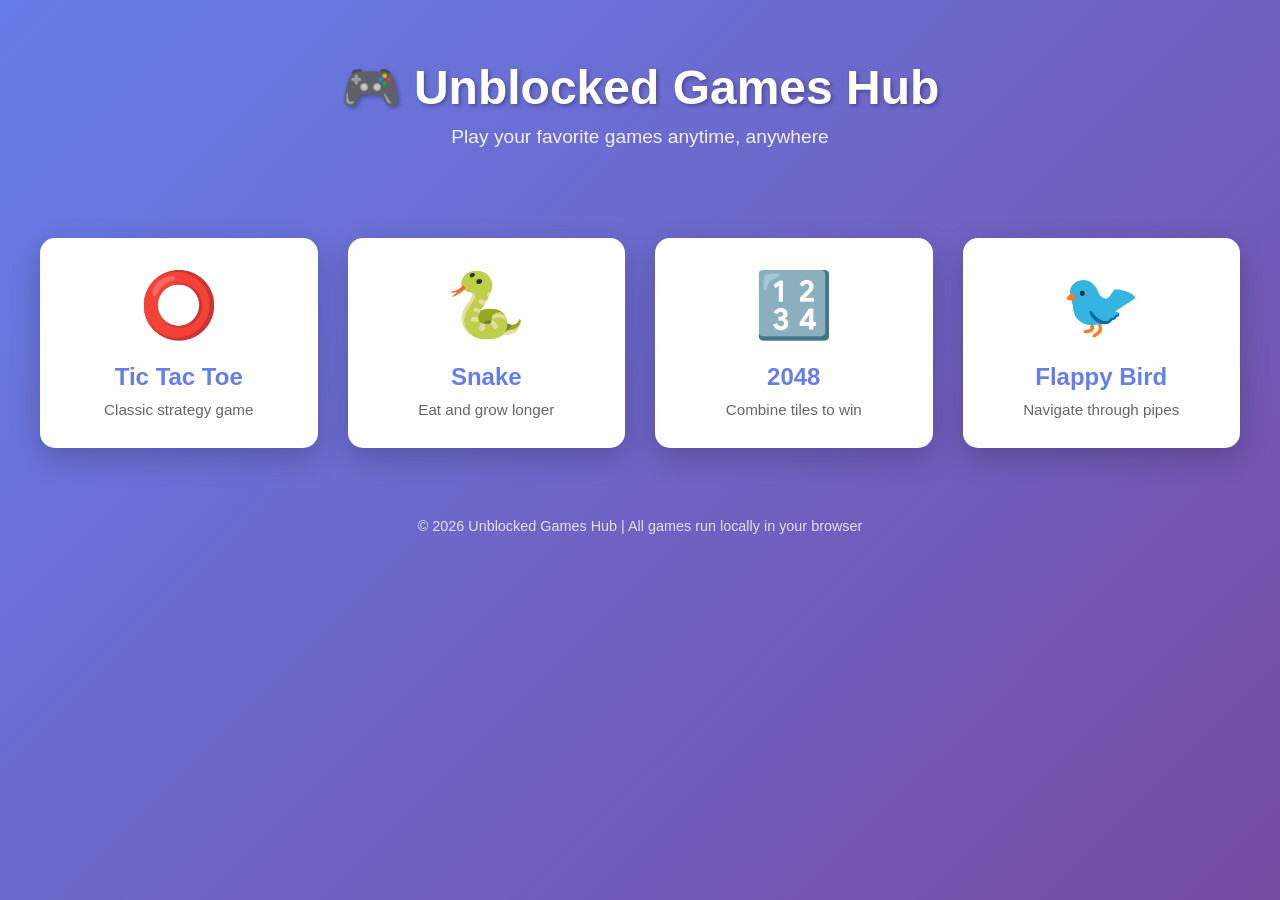
<file: index.html>
<!DOCTYPE html>
<html lang="en">
<head>
    <meta charset="UTF-8">
    <meta name="viewport" content="width=device-width, initial-scale=1.0">
    <title>Unblocked Games Hub</title>
    <link rel="stylesheet" href="styles.css">
</head>
<body>
    <div class="container">
        <header>
            <h1>🎮 Unblocked Games Hub</h1>
            <p class="subtitle">Play your favorite games anytime, anywhere</p>
        </header>

        <nav class="games-grid">
            <a href="games/tictactoe.html" class="game-card">
                <div class="game-icon">⭕</div>
                <h3>Tic Tac Toe</h3>
                <p>Classic strategy game</p>
            </a>

            <a href="games/snake.html" class="game-card">
                <div class="game-icon">🐍</div>
                <h3>Snake</h3>
                <p>Eat and grow longer</p>
            </a>

            <a href="games/2048.html" class="game-card">
                <div class="game-icon">🔢</div>
                <h3>2048</h3>
                <p>Combine tiles to win</p>
            </a>

            <a href="games/flappybird.html" class="game-card">
                <div class="game-icon">🐦</div>
                <h3>Flappy Bird</h3>
                <p>Navigate through pipes</p>
            </a>
        </nav>

        <footer>
            <p>&copy; 2026 Unblocked Games Hub | All games run locally in your browser</p>
        </footer>
    </div>
</body>
</html>
</file>
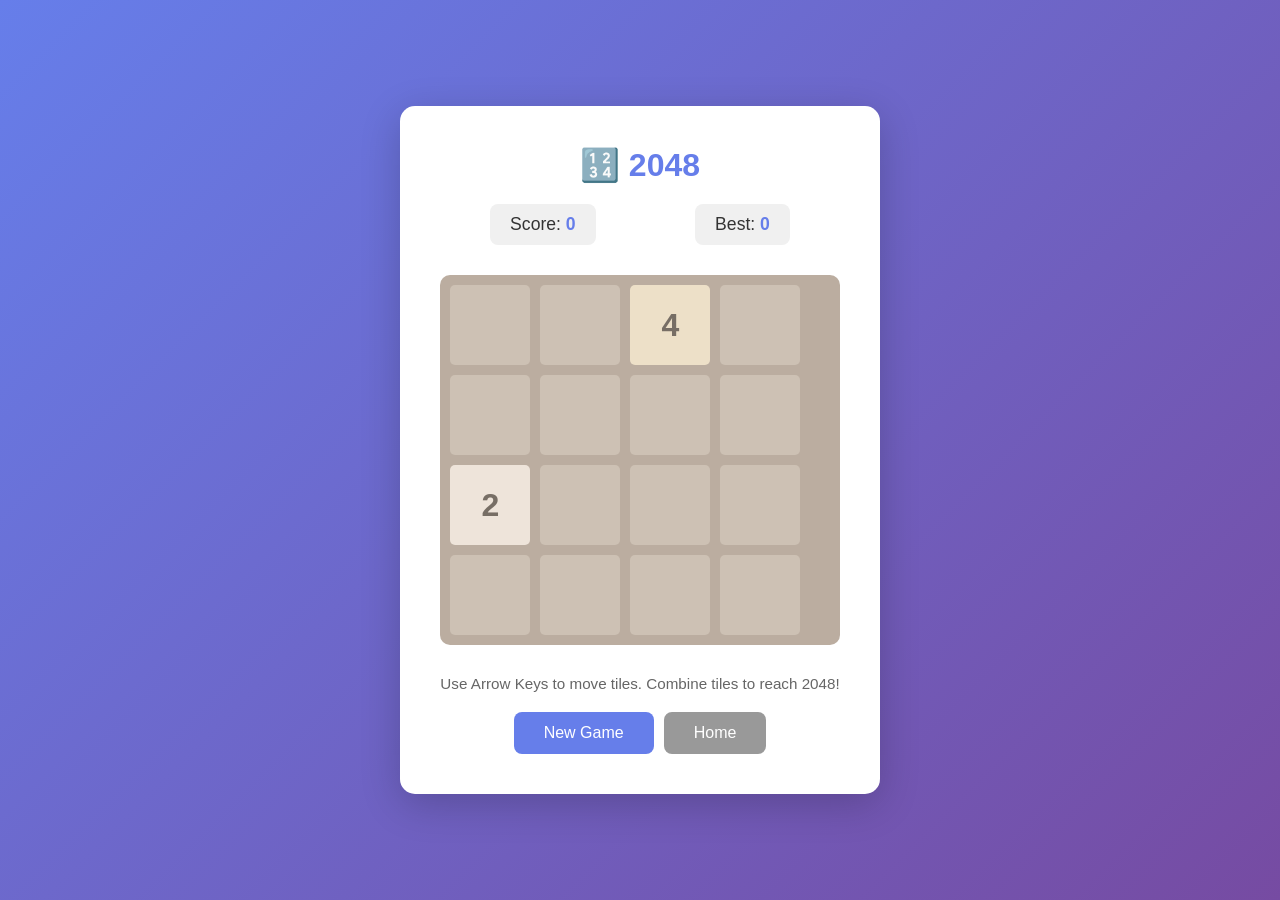
<file: games/2048.html>
<!DOCTYPE html>
<html lang="en">
<head>
    <meta charset="UTF-8">
    <meta name="viewport" content="width=device-width, initial-scale=1.0">
    <title>2048 - Unblocked Games</title>
    <style>
        * {
            margin: 0;
            padding: 0;
            box-sizing: border-box;
        }

        body {
            font-family: 'Segoe UI', Tahoma, Geneva, Verdana, sans-serif;
            background: linear-gradient(135deg, #667eea 0%, #764ba2 100%);
            min-height: 100vh;
            display: flex;
            justify-content: center;
            align-items: center;
            padding: 20px;
        }

        .game-container {
            text-align: center;
            background: white;
            padding: 40px;
            border-radius: 15px;
            box-shadow: 0 10px 40px rgba(0, 0, 0, 0.2);
        }

        h1 {
            color: #667eea;
            margin-bottom: 10px;
        }

        .info {
            display: flex;
            justify-content: space-around;
            margin: 20px 0;
            font-size: 1.1em;
            color: #333;
        }

        .score-box, .best-box {
            background: #f0f0f0;
            padding: 10px 20px;
            border-radius: 8px;
        }

        .score-box span, .best-box span {
            font-weight: bold;
            color: #667eea;
        }

        .board {
            display: grid;
            grid-template-columns: repeat(4, 80px);
            gap: 10px;
            margin: 30px auto;
            background: #bbada0;
            padding: 10px;
            border-radius: 10px;
        }

        .tile {
            width: 80px;
            height: 80px;
            background: #cdc1b4;
            border-radius: 5px;
            display: flex;
            align-items: center;
            justify-content: center;
            font-size: 2em;
            font-weight: bold;
            color: #776e65;
        }

        .tile.tile-2 { background: #eee4da; color: #776e65; }
        .tile.tile-4 { background: #ede0c8; color: #776e65; }
        .tile.tile-8 { background: #f2b179; color: #f9f6f2; }
        .tile.tile-16 { background: #f59563; color: #f9f6f2; }
        .tile.tile-32 { background: #f67c5f; color: #f9f6f2; }
        .tile.tile-64 { background: #f65e3b; color: #f9f6f2; }
        .tile.tile-128 { background: #edcf72; color: #095f6b; font-size: 1.5em; }
        .tile.tile-256 { background: #edcc61; color: #095f6b; font-size: 1.5em; }
        .tile.tile-512 { background: #edc850; color: #095f6b; font-size: 1.5em; }
        .tile.tile-1024 { background: #edc53f; color: #095f6b; font-size: 1.3em; }
        .tile.tile-2048 { background: #edc22e; color: #095f6b; font-size: 1.3em; }

        .instructions {
            color: #666;
            margin: 15px 0;
            font-size: 0.95em;
        }

        .button-group {
            display: flex;
            gap: 10px;
            justify-content: center;
            margin-top: 20px;
        }

        button {
            padding: 12px 30px;
            font-size: 1em;
            border: none;
            border-radius: 8px;
            cursor: pointer;
            transition: all 0.3s;
        }

        .reset-btn {
            background: #667eea;
            color: white;
        }

        .reset-btn:hover {
            background: #764ba2;
            transform: translateY(-2px);
        }

        .home-btn {
            background: #999;
            color: white;
        }

        .home-btn:hover {
            background: #777;
            transform: translateY(-2px);
        }
    </style>
</head>
<body>
    <div class="game-container">
        <h1>🔢 2048</h1>
        <div class="info">
            <div class="score-box">Score: <span id="score">0</span></div>
            <div class="best-box">Best: <span id="best">0</span></div>
        </div>
        <div class="board" id="board"></div>
        <div class="instructions">
            Use Arrow Keys to move tiles. Combine tiles to reach 2048!
        </div>
        <div class="button-group">
            <button class="reset-btn" onclick="resetGame()">New Game</button>
            <button class="home-btn" onclick="window.location.href='../'">Home</button>
        </div>
    </div>

    <script>
        const board = document.getElementById('board');
        let tiles = Array(16).fill(0);
        let score = 0;
        let best = localStorage.getItem('2048-best') || 0;
        document.getElementById('best').textContent = best;

        function render() {
            board.innerHTML = '';
            tiles.forEach(value => {
                const tile = document.createElement('div');
                tile.className = 'tile';
                if (value) {
                    tile.textContent = value;
                    tile.classList.add(`tile-${value}`);
                }
                board.appendChild(tile);
            });
            document.getElementById('score').textContent = score;
        }

        function addNewTile() {
            const empty = [];
            tiles.forEach((val, i) => {
                if (val === 0) empty.push(i);
            });
            if (empty.length) {
                tiles[empty[Math.floor(Math.random() * empty.length)]] = Math.random() < 0.9 ? 2 : 4;
            }
        }

        function move(direction) {
            let moved = false;
            const oldTiles = [...tiles];

            if (direction === 'left' || direction === 'right') {
                for (let row = 0; row < 4; row++) {
                    let line = tiles.slice(row * 4, (row + 1) * 4);
                    line = slideAndMerge(line, direction === 'right');
                    tiles.splice(row * 4, 4, ...line);
                }
            } else {
                for (let col = 0; col < 4; col++) {
                    let line = [tiles[col], tiles[col + 4], tiles[col + 8], tiles[col + 12]];
                    line = slideAndMerge(line, direction === 'down');
                    tiles[col] = line[0];
                    tiles[col + 4] = line[1];
                    tiles[col + 8] = line[2];
                    tiles[col + 12] = line[3];
                }
            }

            moved = !oldTiles.every((val, i) => val === tiles[i]);
            if (moved) {
                addNewTile();
                render();
                checkGameEnd();
            }
        }

        function slideAndMerge(line, reverse) {
            if (reverse) line.reverse();
            line = line.filter(v => v !== 0);
            for (let i = 0; i < line.length - 1; i++) {
                if (line[i] === line[i + 1]) {
                    line[i] *= 2;
                    score += line[i];
                    line.splice(i + 1, 1);
                }
            }
            line.push(...Array(4 - line.length).fill(0));
            if (reverse) line.reverse();
            return line;
        }

        function checkGameEnd() {
            if (score > best) {
                best = score;
                localStorage.setItem('2048-best', best);
                document.getElementById('best').textContent = best;
            }
        }

        function resetGame() {
            tiles = Array(16).fill(0);
            score = 0;
            addNewTile();
            addNewTile();
            render();
        }

        document.addEventListener('keydown', (e) => {
            if (['ArrowUp', 'ArrowDown', 'ArrowLeft', 'ArrowRight'].includes(e.key)) {
                e.preventDefault();
                const directions = {
                    'ArrowUp': 'up',
                    'ArrowDown': 'down',
                    'ArrowLeft': 'left',
                    'ArrowRight': 'right'
                };
                move(directions[e.key]);
            }
        });

        resetGame();
    </script>
</body>
</html>
</file>
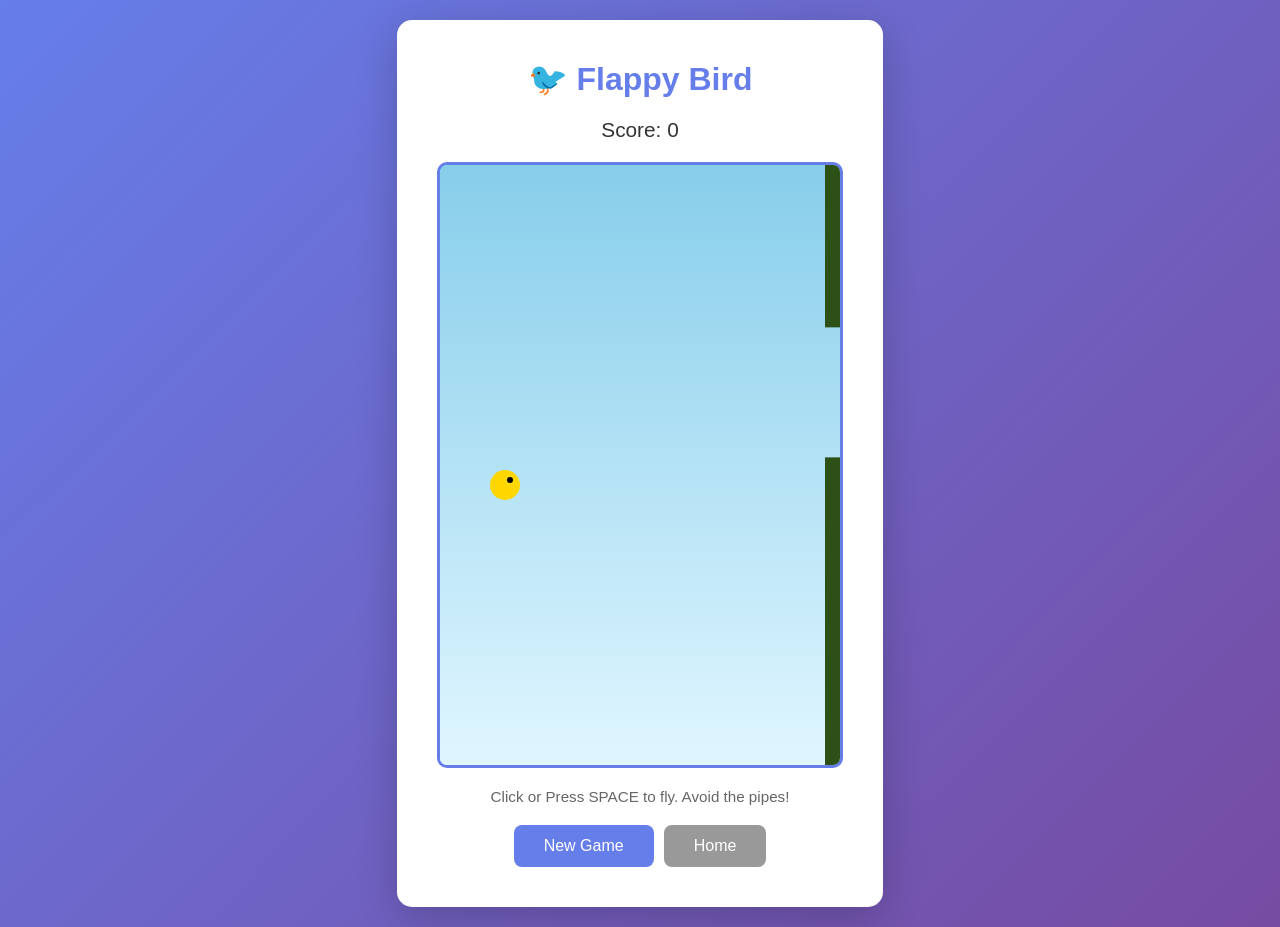
<file: games/flappybird.html>
<!DOCTYPE html>
<html lang="en">
<head>
    <meta charset="UTF-8">
    <meta name="viewport" content="width=device-width, initial-scale=1.0">
    <title>Flappy Bird - Unblocked Games</title>
    <style>
        * {
            margin: 0;
            padding: 0;
            box-sizing: border-box;
        }

        body {
            font-family: 'Segoe UI', Tahoma, Geneva, Verdana, sans-serif;
            background: linear-gradient(135deg, #667eea 0%, #764ba2 100%);
            min-height: 100vh;
            display: flex;
            justify-content: center;
            align-items: center;
            padding: 20px;
        }

        .game-container {
            text-align: center;
            background: white;
            padding: 40px;
            border-radius: 15px;
            box-shadow: 0 10px 40px rgba(0, 0, 0, 0.2);
        }

        h1 {
            color: #667eea;
            margin-bottom: 20px;
        }

        .score {
            font-size: 1.3em;
            margin-bottom: 20px;
            color: #333;
        }

        canvas {
            border: 3px solid #667eea;
            background: linear-gradient(to bottom, #87ceeb, #e0f6ff);
            border-radius: 10px;
            display: block;
            margin: 0 auto 20px;
        }

        .instructions {
            color: #666;
            margin: 15px 0;
            font-size: 0.95em;
        }

        .button-group {
            display: flex;
            gap: 10px;
            justify-content: center;
            margin-top: 20px;
        }

        button {
            padding: 12px 30px;
            font-size: 1em;
            border: none;
            border-radius: 8px;
            cursor: pointer;
            transition: all 0.3s;
        }

        .reset-btn {
            background: #667eea;
            color: white;
        }

        .reset-btn:hover {
            background: #764ba2;
            transform: translateY(-2px);
        }

        .home-btn {
            background: #999;
            color: white;
        }

        .home-btn:hover {
            background: #777;
            transform: translateY(-2px);
        }
    </style>
</head>
<body>
    <div class="game-container">
        <h1>🐦 Flappy Bird</h1>
        <div class="score">Score: <span id="score">0</span></div>
        <canvas id="gameCanvas" width="400" height="600"></canvas>
        <div class="instructions">
            Click or Press SPACE to fly. Avoid the pipes!
        </div>
        <div class="button-group">
            <button class="reset-btn" onclick="resetGame()">New Game</button>
            <button class="home-btn" onclick="window.location.href='../'">Home</button>
        </div>
    </div>

    <script>
        const canvas = document.getElementById('gameCanvas');
        const ctx = canvas.getContext('2d');

        const bird = {
            x: 50,
            y: 300,
            width: 30,
            height: 30,
            velocity: 0,
            gravity: 0.5,
            jump: -12
        };

        let pipes = [];
        let score = 0;
        let gameOver = false;
        const pipeWidth = 60;
        const pipeGap = 130;
        const pipeDistance = 200;

        function draw() {
            // Draw sky gradient
            const gradient = ctx.createLinearGradient(0, 0, 0, canvas.height);
            gradient.addColorStop(0, '#87ceeb');
            gradient.addColorStop(1, '#e0f6ff');
            ctx.fillStyle = gradient;
            ctx.fillRect(0, 0, canvas.width, canvas.height);

            // Draw bird
            ctx.fillStyle = '#ffd700';
            ctx.beginPath();
            ctx.arc(bird.x + bird.width / 2, bird.y + bird.height / 2, bird.width / 2, 0, Math.PI * 2);
            ctx.fill();

            // Draw bird eye
            ctx.fillStyle = '#000';
            ctx.beginPath();
            ctx.arc(bird.x + bird.width / 2 + 5, bird.y + bird.height / 2 - 5, 3, 0, Math.PI * 2);
            ctx.fill();

            // Draw pipes
            ctx.fillStyle = '#2d5016';
            pipes.forEach(pipe => {
                ctx.fillRect(pipe.x, 0, pipeWidth, pipe.topHeight);
                ctx.fillRect(pipe.x, pipe.topHeight + pipeGap, pipeWidth, canvas.height - pipe.topHeight - pipeGap);
            });
        }

        function update() {
            bird.velocity += bird.gravity;
            bird.y += bird.velocity;

            // Check collision with ground/ceiling
            if (bird.y + bird.height > canvas.height || bird.y < 0) {
                gameOver = true;
                alert('Game Over! Score: ' + score);
                resetGame();
                return;
            }

            // Update pipes
            pipes.forEach((pipe, index) => {
                pipe.x -= 5;
                if (pipe.x + pipeWidth < 0) {
                    pipes.splice(index, 1);
                    score++;
                    document.getElementById('score').textContent = score;
                }

                // Check collision
                if (bird.x < pipe.x + pipeWidth &&
                    bird.x + bird.width > pipe.x &&
                    (bird.y < pipe.topHeight || bird.y + bird.height > pipe.topHeight + pipeGap)) {
                    gameOver = true;
                    alert('Game Over! Score: ' + score);
                    resetGame();
                }
            });

            // Add new pipe
            if (pipes.length === 0 || pipes[pipes.length - 1].x < canvas.width - pipeDistance) {
                const topHeight = Math.random() * (canvas.height - pipeGap - 100) + 50;
                pipes.push({ x: canvas.width, topHeight: topHeight });
            }
        }

        function gameLoop() {
            if (!gameOver) {
                update();
                draw();
            }
        }

        function flap() {
            bird.velocity = bird.jump;
        }

        function resetGame() {
            bird.y = 300;
            bird.velocity = 0;
            pipes = [];
            score = 0;
            gameOver = false;
            document.getElementById('score').textContent = score;
            draw();
        }

        document.addEventListener('click', flap);
        document.addEventListener('keydown', (e) => {
            if (e.key === ' ') {
                e.preventDefault();
                flap();
            }
        });

        resetGame();
        setInterval(gameLoop, 30);
    </script>
</body>
</html>
</file>
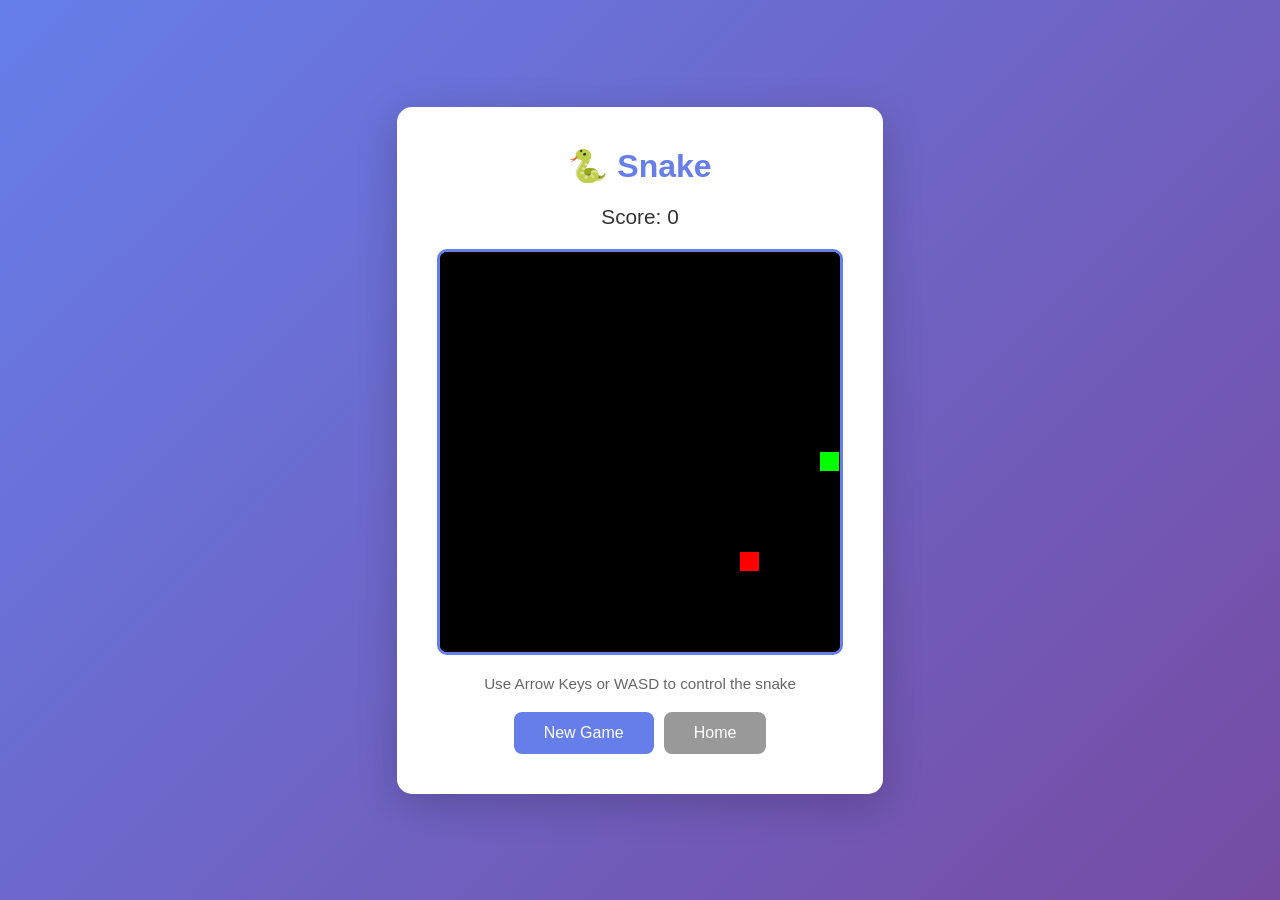
<file: games/snake.html>
<!DOCTYPE html>
<html lang="en">
<head>
    <meta charset="UTF-8">
    <meta name="viewport" content="width=device-width, initial-scale=1.0">
    <title>Snake - Unblocked Games</title>
    <style>
        * {
            margin: 0;
            padding: 0;
            box-sizing: border-box;
        }

        body {
            font-family: 'Segoe UI', Tahoma, Geneva, Verdana, sans-serif;
            background: linear-gradient(135deg, #667eea 0%, #764ba2 100%);
            min-height: 100vh;
            display: flex;
            justify-content: center;
            align-items: center;
            padding: 20px;
        }

        .game-container {
            text-align: center;
            background: white;
            padding: 40px;
            border-radius: 15px;
            box-shadow: 0 10px 40px rgba(0, 0, 0, 0.2);
        }

        h1 {
            color: #667eea;
            margin-bottom: 20px;
        }

        .score {
            font-size: 1.3em;
            margin-bottom: 20px;
            color: #333;
        }

        canvas {
            border: 3px solid #667eea;
            background: #000;
            border-radius: 10px;
            display: block;
            margin: 0 auto 20px;
        }

        .instructions {
            color: #666;
            margin: 15px 0;
            font-size: 0.95em;
        }

        .button-group {
            display: flex;
            gap: 10px;
            justify-content: center;
            margin-top: 20px;
        }

        button {
            padding: 12px 30px;
            font-size: 1em;
            border: none;
            border-radius: 8px;
            cursor: pointer;
            transition: all 0.3s;
        }

        .reset-btn {
            background: #667eea;
            color: white;
        }

        .reset-btn:hover {
            background: #764ba2;
            transform: translateY(-2px);
        }

        .home-btn {
            background: #999;
            color: white;
        }

        .home-btn:hover {
            background: #777;
            transform: translateY(-2px);
        }
    </style>
</head>
<body>
    <div class="game-container">
        <h1>🐍 Snake</h1>
        <div class="score">Score: <span id="score">0</span></div>
        <canvas id="gameCanvas" width="400" height="400"></canvas>
        <div class="instructions">
            Use Arrow Keys or WASD to control the snake
        </div>
        <div class="button-group">
            <button class="reset-btn" onclick="resetGame()">New Game</button>
            <button class="home-btn" onclick="window.location.href='../'">Home</button>
        </div>
    </div>

    <script>
        const canvas = document.getElementById('gameCanvas');
        const ctx = canvas.getContext('2d');
        const gridSize = 20;
        const tileCount = canvas.width / gridSize;

        let snake = [{x: 10, y: 10}];
        let food = {x: 15, y: 15};
        let direction = {x: 1, y: 0};
        let nextDirection = {x: 1, y: 0};
        let score = 0;
        let gameOver = false;

        function draw() {
            // Clear canvas
            ctx.fillStyle = '#000';
            ctx.fillRect(0, 0, canvas.width, canvas.height);

            // Draw snake
            ctx.fillStyle = '#00ff00';
            snake.forEach(segment => {
                ctx.fillRect(segment.x * gridSize, segment.y * gridSize, gridSize - 1, gridSize - 1);
            });

            // Draw food
            ctx.fillStyle = '#ff0000';
            ctx.fillRect(food.x * gridSize, food.y * gridSize, gridSize - 1, gridSize - 1);
        }

        function update() {
            direction = nextDirection;

            const head = {x: snake[0].x + direction.x, y: snake[0].y + direction.y};

            // Check wall collision
            if (head.x < 0 || head.x >= tileCount || head.y < 0 || head.y >= tileCount) {
                gameOver = true;
                alert('Game Over! Final Score: ' + score);
                resetGame();
                return;
            }

            // Check self collision
            if (snake.some(segment => segment.x === head.x && segment.y === head.y)) {
                gameOver = true;
                alert('Game Over! Final Score: ' + score);
                resetGame();
                return;
            }

            snake.unshift(head);

            // Check food collision
            if (head.x === food.x && head.y === food.y) {
                score += 10;
                document.getElementById('score').textContent = score;
                food = {
                    x: Math.floor(Math.random() * tileCount),
                    y: Math.floor(Math.random() * tileCount)
                };
            } else {
                snake.pop();
            }
        }

        function gameLoop() {
            if (!gameOver) {
                update();
                draw();
            }
        }

        function resetGame() {
            snake = [{x: 10, y: 10}];
            food = {x: 15, y: 15};
            direction = {x: 1, y: 0};
            nextDirection = {x: 1, y: 0};
            score = 0;
            gameOver = false;
            document.getElementById('score').textContent = score;
            draw();
        }

        document.addEventListener('keydown', (e) => {
            if (e.key.toLowerCase() === 'arrowup' || e.key.toLowerCase() === 'w') {
                if (direction.y === 0) nextDirection = {x: 0, y: -1};
            }
            if (e.key.toLowerCase() === 'arrowdown' || e.key.toLowerCase() === 's') {
                if (direction.y === 0) nextDirection = {x: 0, y: 1};
            }
            if (e.key.toLowerCase() === 'arrowleft' || e.key.toLowerCase() === 'a') {
                if (direction.x === 0) nextDirection = {x: -1, y: 0};
            }
            if (e.key.toLowerCase() === 'arrowright' || e.key.toLowerCase() === 'd') {
                if (direction.x === 0) nextDirection = {x: 1, y: 0};
            }
        });

        resetGame();
        setInterval(gameLoop, 100);
    </script>
</body>
</html>
</file>
<file: styles.css>
* {
    margin: 0;
    padding: 0;
    box-sizing: border-box;
}

body {
    font-family: 'Segoe UI', Tahoma, Geneva, Verdana, sans-serif;
    background: linear-gradient(135deg, #667eea 0%, #764ba2 100%);
    min-height: 100vh;
    padding: 20px;
}

.container {
    max-width: 1200px;
    margin: 0 auto;
}

header {
    text-align: center;
    color: white;
    margin-bottom: 50px;
    padding: 40px 20px;
}

header h1 {
    font-size: 3em;
    margin-bottom: 10px;
    text-shadow: 2px 2px 4px rgba(0, 0, 0, 0.3);
}

.subtitle {
    font-size: 1.2em;
    opacity: 0.9;
}

.games-grid {
    display: grid;
    grid-template-columns: repeat(auto-fit, minmax(250px, 1fr));
    gap: 30px;
    margin-bottom: 50px;
}

.game-card {
    background: white;
    border-radius: 15px;
    padding: 30px;
    text-align: center;
    text-decoration: none;
    color: #333;
    transition: all 0.3s ease;
    box-shadow: 0 10px 30px rgba(0, 0, 0, 0.2);
    cursor: pointer;
}

.game-card:hover {
    transform: translateY(-10px);
    box-shadow: 0 20px 40px rgba(0, 0, 0, 0.3);
    background: linear-gradient(135deg, #f5f7fa 0%, #c3cfe2 100%);
}

.game-icon {
    font-size: 4em;
    margin-bottom: 20px;
}

.game-card h3 {
    font-size: 1.5em;
    margin-bottom: 10px;
    color: #667eea;
}

.game-card p {
    color: #666;
    font-size: 0.95em;
}

footer {
    text-align: center;
    color: white;
    padding: 20px;
    opacity: 0.8;
    font-size: 0.9em;
}

/* Responsive Design */
@media (max-width: 768px) {
    header h1 {
        font-size: 2em;
    }

    .games-grid {
        grid-template-columns: 1fr;
        gap: 20px;
    }

    .game-card {
        padding: 20px;
    }

    .game-icon {
        font-size: 3em;
    }
}
</file>
